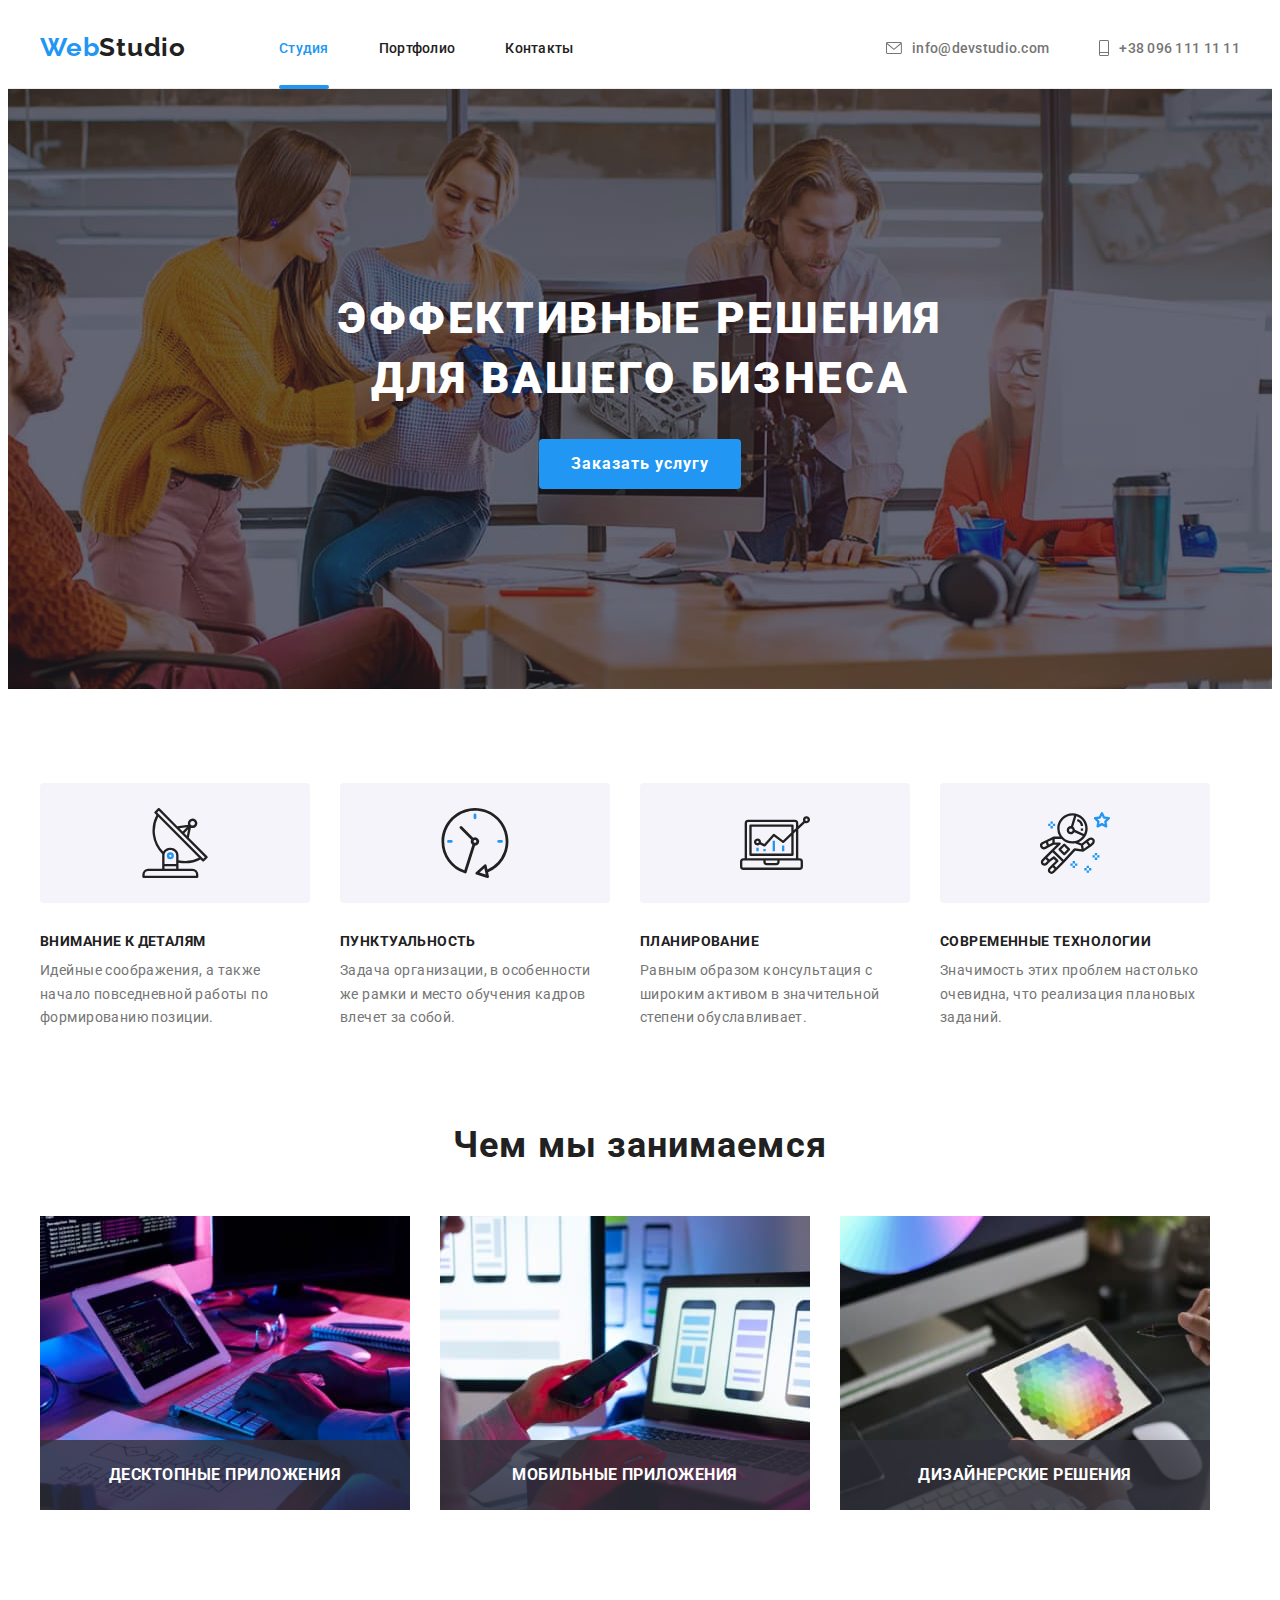
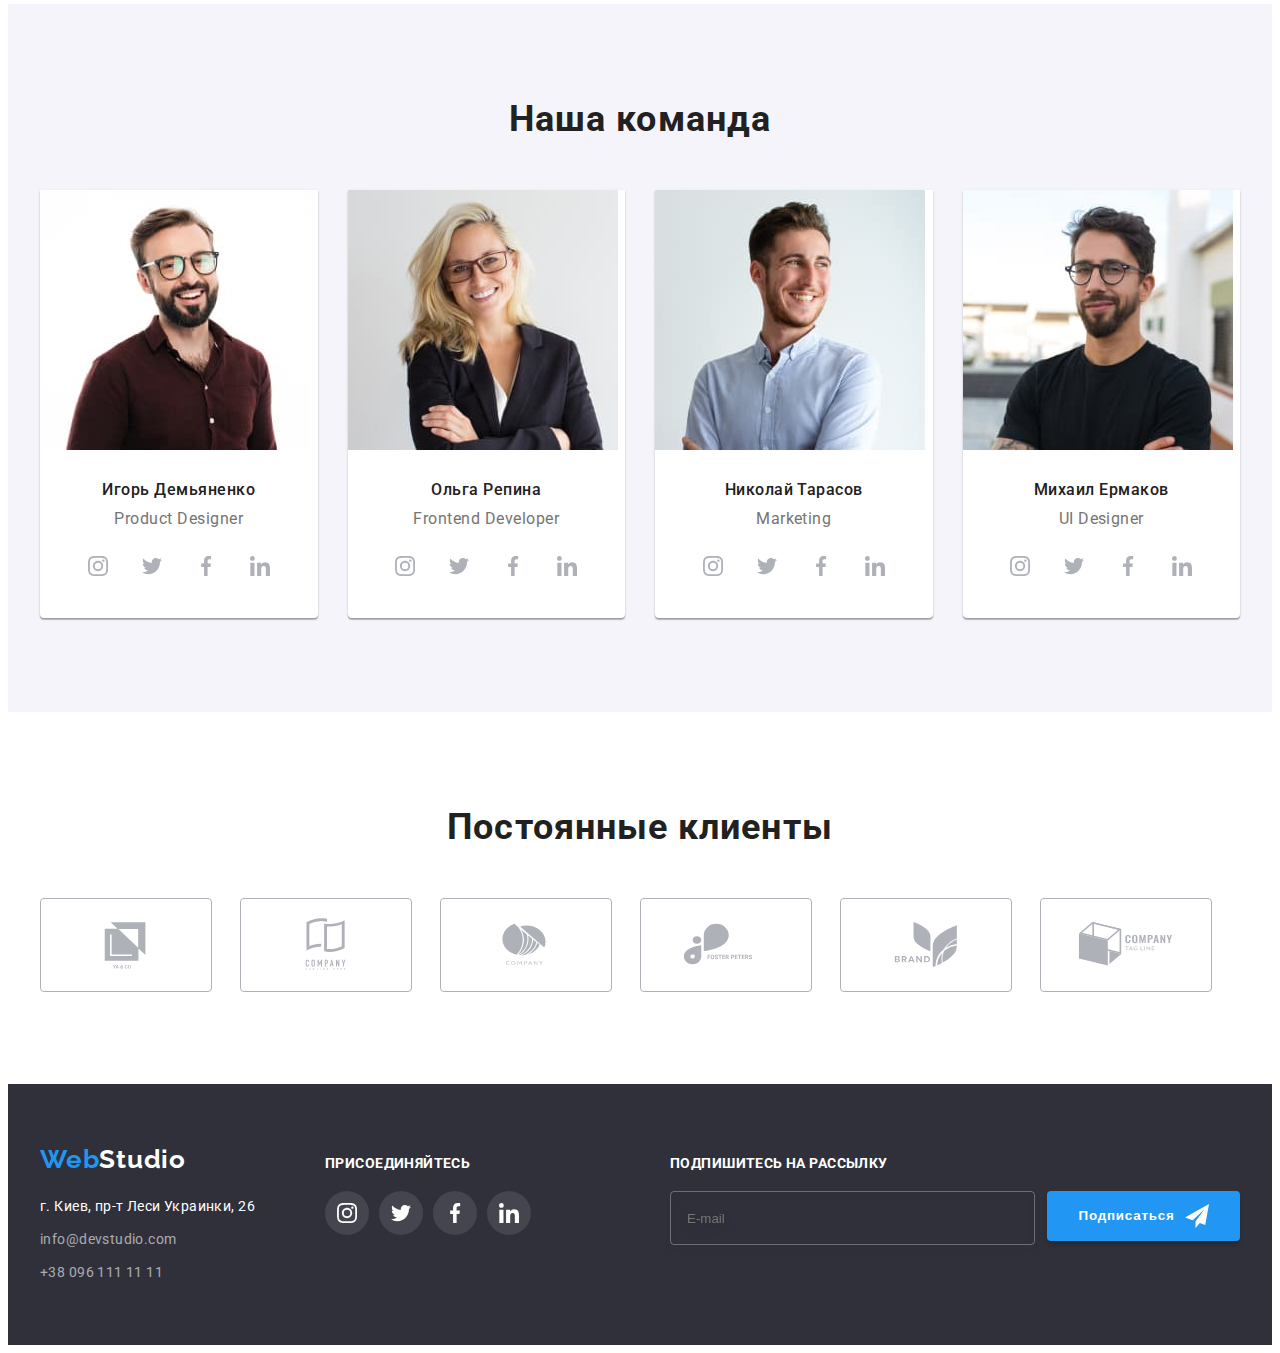
<file: index.html>
<!DOCTYPE html>
<html lang="ru">
  <head>
    <meta charset="UTF-8" />
    <meta http-equiv="X-UA-Compatible" content="IE=edge" />
    <meta name="viewport" content="width=device-width, initial-scale=1.0" />
    <title>Document</title>
    <link rel="preconnect" href="https://fonts.googleapis.com" />
    <link rel="preconnect" href="https://fonts.gstatic.com" crossorigin />
    <link
      href="https://fonts.googleapis.com/css2?family=Raleway:wght@700&family=Roboto:wght@400;500;700;900&display=swap"
      rel="stylesheet"
    />
    <link
      rel="stylesheet"
      href="https://cdnjs.cloudflare.com/ajax/libs/modern-normalize/1.1.0/modern-normalize.min.css"
      integrity="sha512-wpPYUAdjBVSE4KJnH1VR1HeZfpl1ub8YT/NKx4PuQ5NmX2tKuGu6U/JRp5y+Y8XG2tV+wKQpNHVUX03MfMFn9Q=="
      crossorigin="anonymous"
      referrerpolicy="no-referrer"
    />
    <link rel="stylesheet" href="./css/main.min.css" />
  </head>
  <body>
    <header class="header">
      <div class="container header__container">
        <a href="" class="logo"
          >Web<span class="logo--text-header">Studio</span></a
        >
        <nav class="header__navigation">
          <ul class="header__list list">
            <li class="item">
              <a class="header__link nav current" href="./index.html">Студия</a>
            </li>
            <li class="item">
              <a class="header__link nav" href="./portfolio.html">Портфолио</a>
            </li>
            <li class="item">
              <a class="header__link nav" href="">Контакты</a>
            </li>
          </ul>
        </nav>
        <ul class="list header__contacts">
          <li class="item">
            <a class="header__link contact" href="mailto:info@devstudio.com"
              ><svg class="header__icon" style="width: 16px; height: 12px">
                <use href="./images/sprite.svg#icon-letter"></use>
              </svg>
              info@devstudio.com</a
            >
          </li>
          <li class="item">
            <a class="header__link contact" href="tel:+380961111111">
              <svg class="header__icon" style="width: 10px; height: 16px">
                <use href="./images/sprite.svg#icon-phone"></use>
              </svg>
              +38 096 111 11 11</a
            >
          </li>
        </ul>
      </div>
    </header>
    <main>
      <section class="hero section">
        <div class="hero__container">
          <h1 class="hero__title">Эффективные решения для вашего бизнеса</h1>
          <button data-modal-open class="hero__button" type="button">
            Заказать услугу
          </button>
        </div>
      </section>
      <section class="section">
        <div class="container features__container">
          <h2 class="visually-hidden" lang="en">Features</h2>
          <ul class="list features__list">
            <li class="features__item">
              <div class="features__icons">
                <svg class="features__icon">
                  <use href="./images/sprite.svg#icon-antenna"></use>
                </svg>
              </div>
              <h3 class="features__title">Внимание к деталям</h3>
              <p class="features__description">
                Идейные соображения, а также начало повседневной работы по
                формированию позиции.
              </p>
            </li>
            <li class="features__item">
              <div class="features__icons">
                <svg class="features__icon">
                  <use href="./images/sprite.svg#icon-clock"></use>
                </svg>
              </div>
              <h3 class="features__title">Пунктуальность</h3>
              <p class="features__description">
                Задача организации, в особенности же рамки и место обучения
                кадров влечет за собой.
              </p>
            </li>
            <li class="features__item">
              <div class="features__icons">
                <svg class="features__icon">
                  <use href="./images/sprite.svg#icon-diagram"></use>
                </svg>
              </div>
              <h3 class="features__title">Планирование</h3>
              <p class="features__description">
                Равным образом консультация с широким активом в значительной
                степени обуславливает.
              </p>
            </li>
            <li class="features__item">
              <div class="features__icons">
                <svg class="features__icon">
                  <use href="./images/sprite.svg#icon-astronaut"></use>
                </svg>
              </div>
              <h3 class="features__title">Современные технологии</h3>
              <p class="features__description">
                Значимость этих проблем настолько очевидна, что реализация
                плановых заданий.
              </p>
            </li>
          </ul>
        </div>
      </section>
      <section class="presentation section">
        <div class="container">
          <h2 class="presentation__title title-text-second">
            Чем мы занимаемся
          </h2>
          <ul class="list presentation__list">
            <li class="presentation__item">
              <div class="presentation__img-wraper">
                <img
                  src="./images/img1.jpg"
                  alt="программист пишет код"
                  width="370"
                  height="294"
                />
                <div class="presentation__img-description">
                  <p class="presentation__img-title">Десктопные приложения</p>
                </div>
              </div>
            </li>
            <li class="presentation__item">
              <div class="presentation__img-wraper">
                <img
                  src="./images/img2.jpg"
                  alt="создание приложения для смартфона"
                  width="370"
                  height="294"
                />
                <div class="presentation__img-description">
                  <p class="presentation__img-title">Мобильные приложения</p>
                </div>
              </div>
            </li>
            <li class="presentation__item">
              <div class="presentation__img-wraper">
                <img
                  src="./images/img3.jpg"
                  alt="графический дизайн"
                  width="370"
                  height="294"
                />
                <div class="presentation__img-description">
                  <p class="presentation__img-title">Дизайнерские решения</p>
                </div>
              </div>
            </li>
          </ul>
        </div>
      </section>
      <section class="team section">
        <div class="container">
          <h2 class="team__title title-text-second">Наша команда</h2>
          <ul class="team__list list">
            <li class="team__item">
              <img
                src="./images/worker1.jpg"
                alt="Игорь Демьяненко Product Designer"
                width="270"
                height="260"
              />
              <div class="team__description-cart">
                <h3 class="team__employee">Игорь Демьяненко</h3>
                <p class="team__role" lang="en">Product Designer</p>
                <ul class="list social-list">
                  <li class="social-list-item">
                    <a class="social-link" href="">
                      <svg class="social-link-icon">
                        <use href="./images/sprite.svg#icon-instagram"></use>
                      </svg>
                    </a>
                  </li>
                  <li class="social-list-item">
                    <a class="social-link" href="">
                      <svg class="social-link-icon">
                        <use href="./images/sprite.svg#icon-twitter"></use>
                      </svg>
                    </a>
                  </li>
                  <li class="social-list-item">
                    <a class="social-link" href="">
                      <svg class="social-link-icon">
                        <use href="./images/sprite.svg#icon-facebook"></use>
                      </svg>
                    </a>
                  </li>
                  <li class="social-list-item">
                    <a class="social-link" href="">
                      <svg class="social-link-icon">
                        <use href="./images/sprite.svg#icon-linkedin"></use>
                      </svg>
                    </a>
                  </li>
                </ul>
              </div>
            </li>
            <li class="team__item">
              <img
                src="./images/worker2.jpg"
                alt="Ольга Репина Frontend Developer"
                width="270"
                height="260"
              />
              <div class="team__description-cart">
                <h3 class="team__employee">Ольга Репина</h3>
                <p class="team__role" lang="en">Frontend Developer</p>
                <ul class="list social-list">
                  <li class="social-list-item">
                    <a class="social-link" href="">
                      <svg class="social-link-icon">
                        <use href="./images/sprite.svg#icon-instagram"></use>
                      </svg>
                    </a>
                  </li>
                  <li class="social-list-item">
                    <a class="social-link" href="">
                      <svg class="social-link-icon">
                        <use href="./images/sprite.svg#icon-twitter"></use>
                      </svg>
                    </a>
                  </li>
                  <li class="social-list-item">
                    <a class="social-link" href="">
                      <svg class="social-link-icon">
                        <use href="./images/sprite.svg#icon-facebook"></use>
                      </svg>
                    </a>
                  </li>
                  <li class="social-list-item">
                    <a class="social-link" href="">
                      <svg class="social-link-icon">
                        <use href="./images/sprite.svg#icon-linkedin"></use>
                      </svg>
                    </a>
                  </li>
                </ul>
              </div>
            </li>
            <li class="team__item">
              <img
                src="./images/worker3.jpg"
                alt="Николай Тарасов Marketing"
                width="270"
                height="260"
              />
              <div class="team__description-cart">
                <h3 class="team__employee">Николай Тарасов</h3>
                <p class="team__role" lang="en">Marketing</p>
                <ul class="list social-list">
                  <li class="social-list-item">
                    <a class="social-link" href="">
                      <svg class="social-link-icon">
                        <use href="./images/sprite.svg#icon-instagram"></use>
                      </svg>
                    </a>
                  </li>
                  <li class="social-list-item">
                    <a class="social-link" href="">
                      <svg class="social-link-icon">
                        <use href="./images/sprite.svg#icon-twitter"></use>
                      </svg>
                    </a>
                  </li>
                  <li class="social-list-item">
                    <a class="social-link" href="">
                      <svg class="social-link-icon">
                        <use href="./images/sprite.svg#icon-facebook"></use>
                      </svg>
                    </a>
                  </li>
                  <li class="social-list-item">
                    <a class="social-link" href="">
                      <svg class="social-link-icon">
                        <use href="./images/sprite.svg#icon-linkedin"></use>
                      </svg>
                    </a>
                  </li>
                </ul>
              </div>
            </li>
            <li class="team__item">
              <img
                src="./images/worker4.jpg"
                alt="Михаил Ермаков UI Designer"
                width="270"
                height="260"
              />
              <div class="team__description-cart">
                <h3 class="team__employee">Михаил Ермаков</h3>
                <p class="team__role" lang="en">UI Designer</p>
                <ul class="list social-list">
                  <li class="social-list-item">
                    <a class="social-link" href="">
                      <svg class="social-link-icon">
                        <use href="./images/sprite.svg#icon-instagram"></use>
                      </svg>
                    </a>
                  </li>
                  <li class="social-list-item">
                    <a class="social-link" href="">
                      <svg class="social-link-icon">
                        <use href="./images/sprite.svg#icon-twitter"></use>
                      </svg>
                    </a>
                  </li>
                  <li class="social-list-item">
                    <a class="social-link" href="">
                      <svg class="social-link-icon">
                        <use href="./images/sprite.svg#icon-facebook"></use>
                      </svg>
                    </a>
                  </li>
                  <li class="social-list-item">
                    <a class="social-link" href="">
                      <svg class="social-link-icon">
                        <use href="./images/sprite.svg#icon-linkedin"></use>
                      </svg>
                    </a>
                  </li>
                </ul>
              </div>
            </li>
          </ul>
        </div>
      </section>
      <section class="clients section">
        <div class="container">
          <h2 class="title-text-second clients__title">Постоянные клиенты</h2>
          <ul class="list clients__list">
            <li class="clients__item">
              <a class="clients__link" href="">
                <svg class="clients__icon">
                  <use href="./images/sprite.svg#icon-Logo-0"></use>
                </svg>
              </a>
            </li>
            <li class="clients__item">
              <a class="clients__link" href="">
                <svg class="clients__icon">
                  <use href="./images/sprite.svg#icon-Logo-1"></use>
                </svg>
              </a>
            </li>
            <li class="clients__item">
              <a class="clients__link" href="">
                <svg class="clients__icon">
                  <use href="./images/sprite.svg#icon-Logo-2"></use>
                </svg>
              </a>
            </li>
            <li class="clients__item">
              <a class="clients__link" href="">
                <svg class="clients__icon">
                  <use href="./images/sprite.svg#icon-Logo-3"></use>
                </svg>
              </a>
            </li>
            <li class="clients__item">
              <a class="clients__link" href="">
                <svg class="clients__icon">
                  <use href="./images/sprite.svg#icon-Logo-4"></use>
                </svg>
              </a>
            </li>
            <li class="clients__item">
              <a class="clients__link" href="">
                <svg class="clients__icon">
                  <use href="./images/sprite.svg#icon-Logo-5"></use>
                </svg>
              </a>
            </li>
          </ul>
        </div>
      </section>
    </main>
    <footer class="footer">
      <div class="container footer__container">
        <div>
          <a class="logo footer__logo" href="./index.html"
            >Web<span class="logo__text-footer">Studio</span></a
          >
          <address>
            <ul class="list">
              <li class="footer__list-item">
                <a
                  class="footer__address"
                  href="https://goo.gl/maps/Gs2r9fRiEiPHx9m86"
                  >г. Киев, пр-т Леси Украинки, 26</a
                >
              </li>
              <li class="footer__list-item">
                <a
                  class="footer__address footer__address--contacts"
                  href="mailto:info@devstudio.com"
                  >info@devstudio.com</a
                >
              </li>
              <li class="footer__list-item">
                <a
                  class="footer__address footer__address--contacts"
                  href="tel:+380961111111"
                  >+38 096 111 11 11</a
                >
              </li>
            </ul>
          </address>
        </div>
        <div class="footer__social">
          <p class="social__title">присоединяйтесь</p>
          <ul class="social__list list">
            <li class="social__item">
              <a class="social__link" href="">
                <svg class="social__icon">
                  <use href="./images/sprite.svg#icon-instagram"></use>
                </svg>
              </a>
            </li>
            <li class="social__item">
              <a class="social__link" href="">
                <svg class="social__icon">
                  <use href="./images/sprite.svg#icon-twitter"></use>
                </svg>
              </a>
            </li>
            <li class="social__item">
              <a class="social__link" href="">
                <svg class="social__icon">
                  <use href="./images/sprite.svg#icon-facebook"></use>
                </svg>
              </a>
            </li>
            <li class="social__item">
              <a class="social__link" href="">
                <svg class="social__icon">
                  <use href="./images/sprite.svg#icon-linkedin"></use>
                </svg>
              </a>
            </li>
          </ul>
        </div>
        <div class="joining">
          <p class="social__title">Подпишитесь на рассылку</p>
          <div class="joining__wraper">
            <input
              class="joining__input"
              type="email"
              name="email"
              id="email"
              placeholder="E-mail"
            />
            <button class="button" type="submit">
              Подписаться
              <svg class="button--icon">
                <use href="./images/icons.svg#icon-icon-send"></use>
              </svg>
            </button>
          </div>
        </div>
      </div>
    </footer>
    <div data-modal class="backdrop is-hidden">
      <div class="modal">
        <button data-modal-close class="close__btn" type="button">
          <svg class="close-icon">
            <use href="./images/sprite.svg#icon-close"></use>
          </svg>
        </button>
        <div class="reg-section">
          <p class="modal__title">Оставьте свои данные, мы вам перезвоним</p>
          <form class="feedback-form">
            <div class="feedback-form__wraper">
              <label class="modal__label" for="name">Имя </label>
              <span class="input__wrap">
                <input class="input" type="name" id="name" autofocus />
                <svg class="input__icon" width="18" height="18">
                  <use href="./images/icons.svg#icon-person-mod"></use>
                </svg>
              </span>
            </div>

            <div class="feedback-form__wraper">
              <label class="modal__label" for="tel">Телефон</label>
              <span class="input__wrap">
                <input class="input" type="tel" id="tel" />
                <svg class="input__icon" width="18" height="18">
                  <use href="./images/icons.svg#icon-phone-mod"></use>
                </svg>
              </span>
            </div>

            <div class="feedback-form__wraper">
              <label class="modal__label" for="mail">Почта</label>
              <span class="input__wrap">
                <input class="input" type="mail" id="mail" />
                <svg class="input__icon" width="18" height="18">
                  <use href="./images/icons.svg#icon-email-mod"></use>
                </svg>
              </span>
            </div>

            <div class="feedback-form__wraper feedback-form__text">
              <label class="modal__label" for="comment">Комментарий</label>
              <textarea
                class="modal__text"
                name="comment"
                id="comment"
                cols="30"
                rows="10"
                placeholder="Введите текст"
              ></textarea>
            </div>

            <div class="policy">
              <input
                class="checking"
                type="checkbox"
                name="policy"
                id="policy"
              />
              <label class="modal__label-check" for="policy">
                <span class="policy__wrap">
                  <div class="checking__wraper">
                    <svg class="policy__icon check" width="16" height="15">
                      <use href="./images/icons.svg#icon-check"></use>
                    </svg>
                    <svg class="policy__icon checked" width="16" height="15">
                      <use href="./images/icons.svg#icon-checked"></use>
                    </svg>
                  </div>
                  Соглашаюсь с рассылкой и принимаю
                  <a class="policy__link" href="">Условия договора</a>
                </span>
              </label>
            </div>

            <button class="button modal__btn" type="submit">Отправить</button>
          </form>
        </div>
      </div>
    </div>
    <script src="./js/modal.js"></script>
  </body>
</html>
</file>
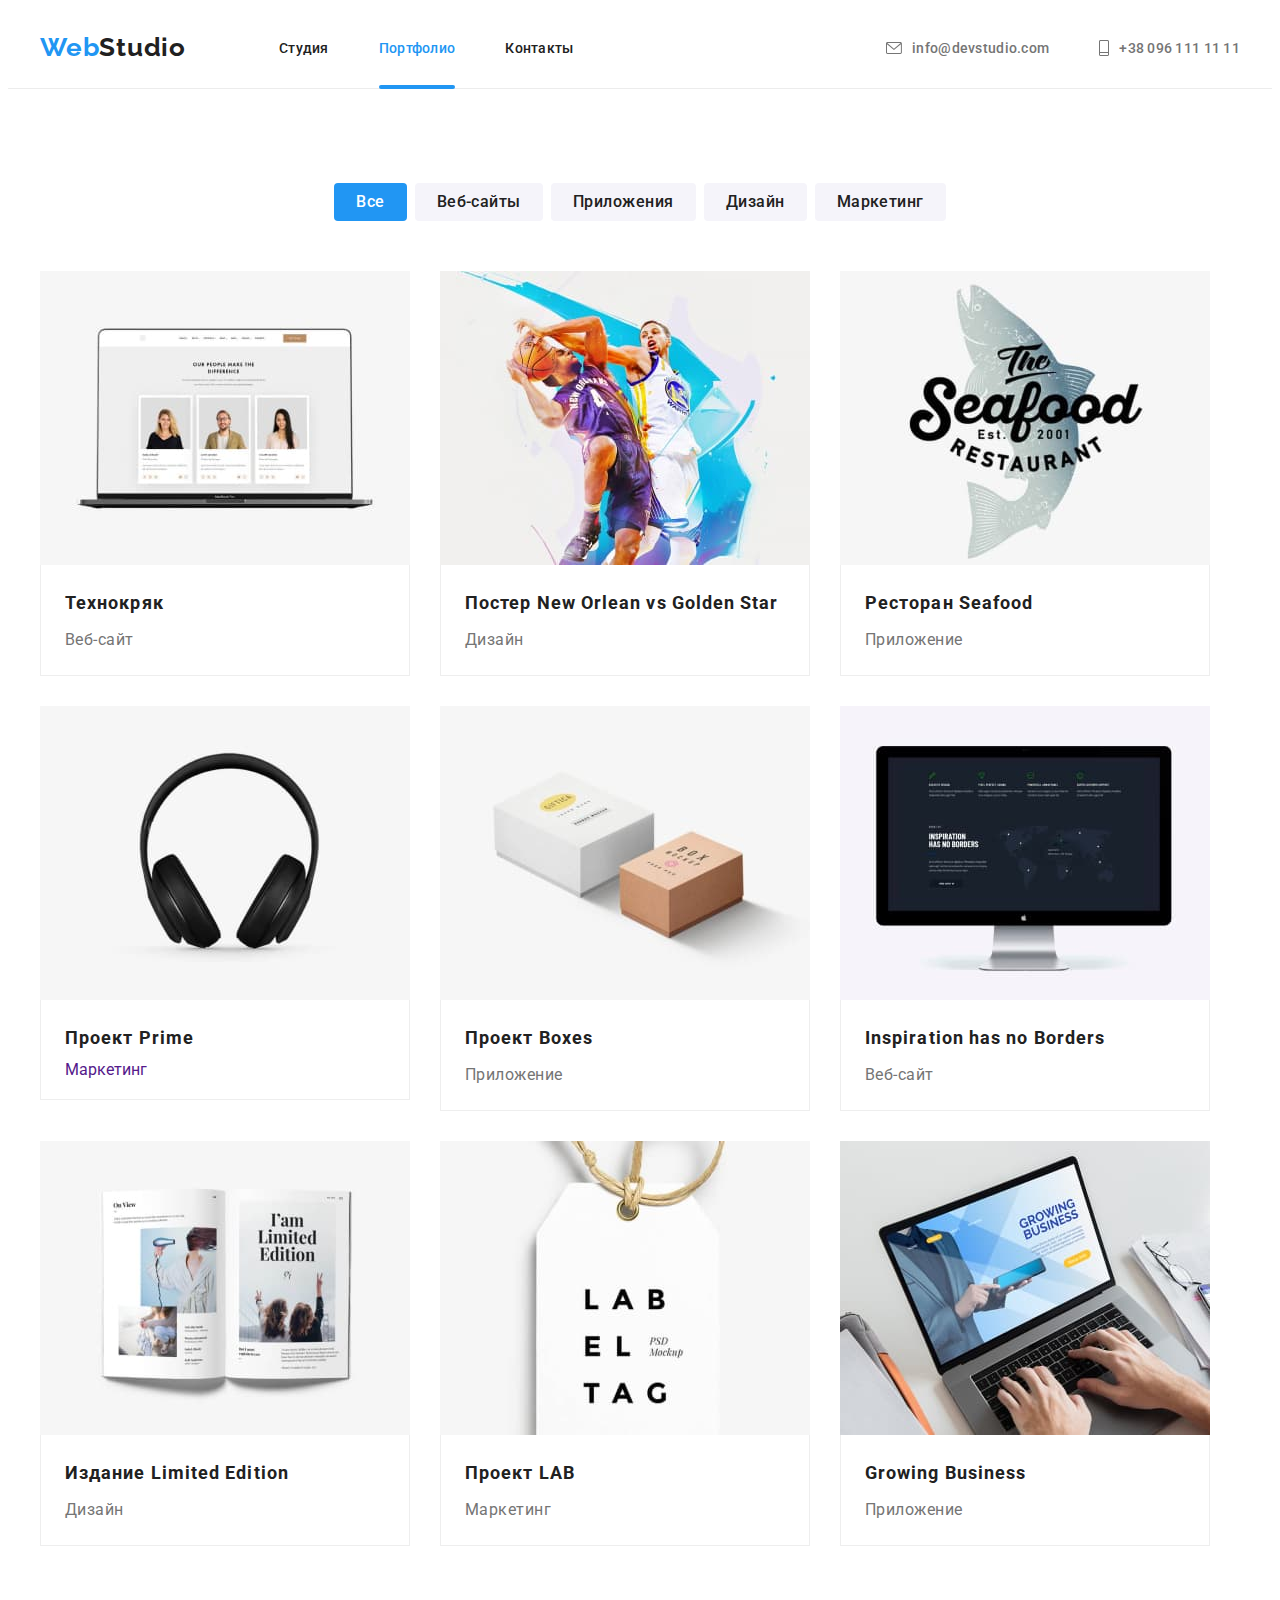
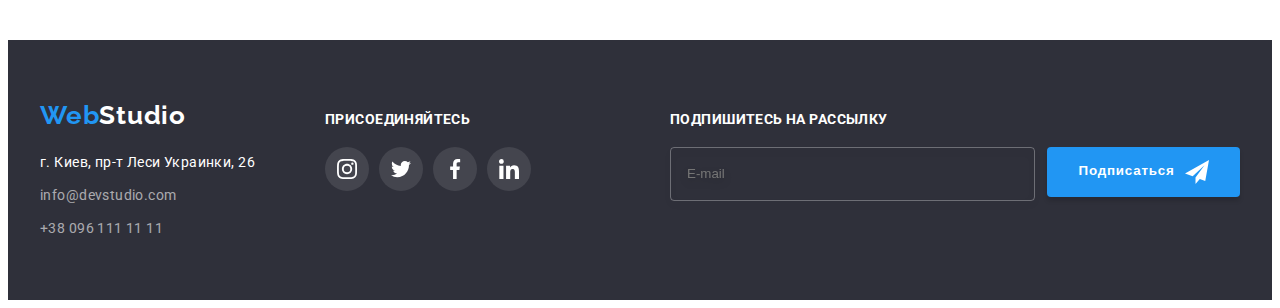
<file: portfolio.html>
<!DOCTYPE html>
<html lang="ru">
  <head>
    <meta charset="UTF-8" />
    <meta http-equiv="X-UA-Compatible" content="IE=edge" />
    <meta name="viewport" content="width=device-width, initial-scale=1.0" />
    <title>Document</title>
    <link rel="preconnect" href="https://fonts.googleapis.com" />
    <link rel="preconnect" href="https://fonts.gstatic.com" crossorigin />
    <link
      href="https://fonts.googleapis.com/css2?family=Raleway:wght@700&family=Roboto:wght@400;500;700;900&display=swap"
      rel="stylesheet"
    />
    <link
      rel="stylesheet"
      href="https://cdnjs.cloudflare.com/ajax/libs/modern-normalize/1.1.0/modern-normalize.min.css"
      integrity="sha512-wpPYUAdjBVSE4KJnH1VR1HeZfpl1ub8YT/NKx4PuQ5NmX2tKuGu6U/JRp5y+Y8XG2tV+wKQpNHVUX03MfMFn9Q=="
      crossorigin="anonymous"
      referrerpolicy="no-referrer"
    />
    <link rel="stylesheet" href="./css/main.css" />
  </head>
  <body>
    <header class="header">
      <div class="container header__container">
        <a href="" class="logo"
          >Web<span class="logo--text-header">Studio</span></a
        >
        <nav class="header__navigation">
          <ul class="header__list list">
            <li class="item">
              <a class="header__link nav" href="./index.html">Студия</a>
            </li>
            <li class="item">
              <a class="header__link nav current" href="./portfolio.html"
                >Портфолио</a
              >
            </li>
            <li class="item">
              <a class="header__link nav" href="">Контакты</a>
            </li>
          </ul>
        </nav>
        <ul class="list header__contacts">
          <li class="item">
            <a class="header__link contact" href="mailto:info@devstudio.com"
              ><svg class="header__icon" style="width: 16px; height: 12px">
                <use href="./images/sprite.svg#icon-letter"></use>
              </svg>
              info@devstudio.com</a
            >
          </li>
          <li class="item">
            <a class="header__link contact" href="tel:+380961111111">
              <svg class="header__icon" style="width: 10px; height: 16px">
                <use href="./images/sprite.svg#icon-phone"></use>
              </svg>
              +38 096 111 11 11</a
            >
          </li>
        </ul>
      </div>
    </header>
    <main>
      <section class="works section">
        <div class="container">
          <h1 class="visually-hidden">Works</h1>
          <ul class="filters__list list">
            <li class="filters__item">
              <button class="filters__btn current-btn" type="button">
                Все
              </button>
            </li>
            <li class="filters__item">
              <button class="filters__btn" type="button">Веб-сайты</button>
            </li>
            <li class="filters__item">
              <button class="filters__btn" type="button">Приложения</button>
            </li>
            <li class="filters__item">
              <button class="filters__btn" type="button">Дизайн</button>
            </li>
            <li class="filters__item">
              <button class="filters__btn" type="button">Маркетинг</button>
            </li>
          </ul>
          <ul class="list works__list">
            <li class="works__item">
              <a class="work__link" href="">
                <div class="img-wraper">
                  <img
                    src="./images/project1.jpg"
                    alt="работа Технокряк"
                    width="370"
                    height="294"
                  />
                  <div class="overlay">
                    <p>
                      Технокряк это современная площадка распространения
                      коронавируса. Компании используют эту платформу для
                      цифрового шпионажа и атак на защищённые сервера
                      конкурентов.
                    </p>
                  </div>
                </div>
                <div class="work__description">
                  <h3 class="work__title">Технокряк</h3>
                  <p class="work__specialization">Веб-сайт</p>
                </div>
              </a>
            </li>
            <li class="works__item">
              <a class="work__link" href="">
                <div class="img-wraper">
                  <img
                    src="./images/project2.jpg"
                    alt="работа Постер New Orlean vs Golden Star"
                    width="370"
                    height="294"
                  />
                  <div class="overlay">
                    <p>
                      Технокряк это современная площадка распространения
                      коронавируса. Компании используют эту платформу для
                      цифрового шпионажа и атак на защищённые сервера
                      конкурентов.
                    </p>
                  </div>
                </div>

                <div class="work__description">
                  <h3 class="work__title">Постер New Orlean vs Golden Star</h3>
                  <p class="work__specialization">Дизайн</p>
                </div>
              </a>
            </li>
            <li class="works__item">
              <a class="work__link" href="">
                <div class="img-wraper">
                  <img
                    src="./images/project3.jpg"
                    alt="работа Ресторан Seafood"
                    width="370"
                    height="294"
                  />
                  <div class="overlay">
                    <p>
                      Технокряк это современная площадка распространения
                      коронавируса. Компании используют эту платформу для
                      цифрового шпионажа и атак на защищённые сервера
                      конкурентов.
                    </p>
                  </div>
                </div>
                <div class="work__description">
                  <h3 class="work__title">Ресторан Seafood</h3>
                  <p class="work__specialization">Приложение</p>
                </div>
              </a>
            </li>
            <li class="works__item">
              <a class="work__link" href="">
                <div class="img-wraper">
                  <img
                    src="./images/project4.jpg"
                    alt="работа Проект Prime"
                    width="370"
                    height="294"
                  />
                  <div class="overlay">
                    <p>
                      Технокряк это современная площадка распространения
                      коронавируса. Компании используют эту платформу для
                      цифрового шпионажа и атак на защищённые сервера
                      конкурентов.
                    </p>
                  </div>
                </div>
                <div class="work__description">
                  <h3 class="work__title">Проект Prime</h3>
                  <p class="">Маркетинг</p>
                </div>
              </a>
            </li>
            <li class="works__item">
              <a class="work__link" href="">
                <div class="img-wraper">
                  <img
                    src="./images/project5.jpg"
                    alt="работа Проект Boxes"
                    width="370"
                    height="294"
                  />
                  <div class="overlay">
                    <p>
                      Технокряк это современная площадка распространения
                      коронавируса. Компании используют эту платформу для
                      цифрового шпионажа и атак на защищённые сервера
                      конкурентов.
                    </p>
                  </div>
                </div>
                <div class="work__description">
                  <h3 class="work__title">Проект Boxes</h3>
                  <p class="work__specialization">Приложение</p>
                </div>
              </a>
            </li>
            <li class="works__item">
              <a class="work__link" href="">
                <div class="img-wraper">
                  <img
                    src="./images/project6.jpg"
                    alt="работа Inspiration has no Borders"
                    width="370"
                    height="294"
                  />
                  <div class="overlay">
                    <p>
                      Технокряк это современная площадка распространения
                      коронавируса. Компании используют эту платформу для
                      цифрового шпионажа и атак на защищённые сервера
                      конкурентов.
                    </p>
                  </div>
                </div>
                <div class="work__description">
                  <h3 class="work__title">Inspiration has no Borders</h3>
                  <p class="work__specialization">Веб-сайт</p>
                </div>
              </a>
            </li>
            <li class="works__item">
              <a class="work__link" href="">
                <div class="img-wraper">
                  <img
                    src="./images/project7.jpg"
                    alt="работа Издание Limited Edition"
                    width="370"
                    height="294"
                  />
                  <div class="overlay">
                    <p>
                      Технокряк это современная площадка распространения
                      коронавируса. Компании используют эту платформу для
                      цифрового шпионажа и атак на защищённые сервера
                      конкурентов.
                    </p>
                  </div>
                </div>
                <div class="work__description">
                  <h3 class="work__title">Издание Limited Edition</h3>
                  <p class="work__specialization">Дизайн</p>
                </div>
              </a>
            </li>
            <li class="works__item">
              <a class="work__link" href="">
                <div class="img-wraper">
                  <img
                    src="./images/project8.jpg"
                    alt="работа Проект LAB"
                    width="370"
                    height="294"
                  />
                  <div class="overlay">
                    <p>
                      Технокряк это современная площадка распространения
                      коронавируса. Компании используют эту платформу для
                      цифрового шпионажа и атак на защищённые сервера
                      конкурентов.
                    </p>
                  </div>
                </div>
                <div class="work__description">
                  <h3 class="work__title">Проект LAB</h3>
                  <p class="work__specialization">Маркетинг</p>
                </div>
              </a>
            </li>
            <li class="works__item">
              <a class="work__link" href="">
                <div class="img-wraper">
                  <img
                    src="./images/project9.jpg"
                    alt="работа Growing Business"
                    width="370"
                    height="294"
                  />
                  <div class="overlay">
                    <p>
                      Технокряк это современная площадка распространения
                      коронавируса. Компании используют эту платформу для
                      цифрового шпионажа и атак на защищённые сервера
                      конкурентов.
                    </p>
                  </div>
                </div>
                <div class="work__description">
                  <h3 class="work__title">Growing Business</h3>
                  <p class="work__specialization">Приложение</p>
                </div>
              </a>
            </li>
          </ul>
        </div>
      </section>
    </main>
    <footer class="footer">
      <div class="container footer__container">
        <div>
          <a class="logo footer__logo" href="./index.html"
            >Web<span class="logo__text-footer">Studio</span></a
          >
          <address>
            <ul class="list">
              <li class="footer__list-item">
                <a
                  class="footer__address"
                  href="https://goo.gl/maps/Gs2r9fRiEiPHx9m86"
                  >г. Киев, пр-т Леси Украинки, 26</a
                >
              </li>
              <li class="footer__list-item">
                <a
                  class="footer__address footer__address--contacts"
                  href="mailto:info@devstudio.com"
                  >info@devstudio.com</a
                >
              </li>
              <li class="footer__list-item">
                <a
                  class="footer__address footer__address--contacts"
                  href="tel:+380961111111"
                  >+38 096 111 11 11</a
                >
              </li>
            </ul>
          </address>
        </div>
        <div class="footer__social">
          <p class="social__title">присоединяйтесь</p>
          <ul class="social__list list">
            <li class="social__item">
              <a class="social__link" href="">
                <svg class="social__icon">
                  <use href="./images/sprite.svg#icon-instagram"></use>
                </svg>
              </a>
            </li>
            <li class="social__item">
              <a class="social__link" href="">
                <svg class="social__icon">
                  <use href="./images/sprite.svg#icon-twitter"></use>
                </svg>
              </a>
            </li>
            <li class="social__item">
              <a class="social__link" href="">
                <svg class="social__icon">
                  <use href="./images/sprite.svg#icon-facebook"></use>
                </svg>
              </a>
            </li>
            <li class="social__item">
              <a class="social__link" href="">
                <svg class="social__icon">
                  <use href="./images/sprite.svg#icon-linkedin"></use>
                </svg>
              </a>
            </li>
          </ul>
        </div>
        <div class="joining">
          <p class="social__title">Подпишитесь на рассылку</p>
          <div class="joining__wraper">
            <input
              class="joining__input"
              type="email"
              name="email"
              id="email"
              placeholder="E-mail"
            />
            <button class="button" type="submit">
              Подписаться
              <svg class="button--icon">
                <use href="./images/icons.svg#icon-icon-send"></use>
              </svg>
            </button>
          </div>
        </div>
      </div>
    </footer>
  </body>
</html>
</file>
<file: css/main.css>
:root {
  --text-color-major-white: #ffffff;
  --text-color-major-dark: #212121;
  --text-color-grey: #757575;
  --accent-color: #2196f3;
  --logo-color-blue: #2196f3;
  --bg-black-color: #2f303a;
  --bg-pepel-color: #f5f4fa;
  --transparent-grey-color: rgba(255, 255, 255, 0.6);
  --button-blue-color: #188ce8;
}

p,
h1,
h2,
h3,
h4,
h5,
h6 {
  margin: 0;
}

ul {
  margin: 0;
  padding: 0;
}

a {
  text-decoration: none;
}

img {
  display: block;
  max-width: 100%;
  height: auto;
}

body {
  font-family: "Roboto", sans-serif;
  background-color: var(--text-color-major-white);
}

.list {
  list-style: none;
}

.container {
  width: 1200px;
  padding-left: 15px;
  padding-right: 15px;
  margin: 0 auto;
}

.section {
  padding-top: 94px;
  padding-bottom: 94px;
}

.visually-hidden {
  position: absolute;
  white-space: nowrap;
  width: 1px;
  height: 1px;
  overflow: hidden;
  border: 0;
  padding: 0;
  clip: rect(0 0 0 0);
  clip-path: inset(50%);
  margin: -1px;
}

.title-text-second {
  font-weight: 700;
  font-size: 36px;
  line-height: calc(42 / 36);
  text-align: center;
  letter-spacing: 0.03em;
  color: var(--text-color-major-dark);
}

.header__list {
  display: flex;
}

.header__container {
  display: flex;
  align-items: center;
}

.header__contacts {
  display: flex;
  margin-left: auto;
}

.header {
  border-bottom: 1px solid #ececec;
}

.logo {
  font-family: "Raleway", sans-serif;
  font-weight: bold;
  font-size: 26px;
  line-height: calc(31 / 26);
  letter-spacing: 0.03em;
  color: var(--accent-color);
  padding-top: 24px;
  padding-bottom: 25px;
}

.logo--text-header {
  color: var(--text-color-major-dark);
}

.header__navigation {
  margin-left: 93px;
}

.header__link {
  display: block;
  font-weight: 500;
  font-size: 14px;
  line-height: calc(16 / 14);
  letter-spacing: 0.02em;
  padding-top: 32px;
  padding-bottom: 32px;
  margin: 0;
  fill: var(--text-color-grey);
  transition-property: fill, color;
  transition-duration: 250ms;
  transition-timing-function: cubic-bezier(0.4, 0, 0.2, 1);
}

.header__link:hover, .header__link:focus {
  color: var(--accent-color);
  fill: var(--accent-color);
}

.item:not(:first-child) {
  margin-left: 50px;
}

.nav {
  position: relative;
  color: var(--text-color-major-dark);
}

.current {
  color: var(--accent-color);
}

.current::after {
  content: "";
  width: 100%;
  height: 4px;
  border-radius: 2px;
  background-color: var(--accent-color);
  position: absolute;
  bottom: -1px;
  left: 0;
}

.contact {
  display: flex;
  align-items: center;
  color: var(--text-color-grey);
}

.header__icon {
  margin-right: 10px;
  object-fit: cover;
}

.hero {
  background-color: var(--bg-black-color);
  background-image: linear-gradient(to right, rgba(47, 48, 58, 0.4), rgba(47, 48, 58, 0.4)), url(../images/hero-img.jpg);
  background-repeat: no-repeat;
  background-position: center;
  background-size: cover;
  max-width: 1600px;
  margin: 0 auto;
  padding: 200px 0px;
  text-align: center;
}

.hero__container {
  width: 1200px;
  padding-left: 15px;
  padding-right: 15px;
  margin: 0 auto;
}

.hero__title {
  font-weight: 900;
  font-size: 44px;
  line-height: 1.36;
  text-align: center;
  letter-spacing: 0.06em;
  text-transform: uppercase;
  color: var(--text-color-major-white);
  width: 696px;
  margin: 0px auto 30px auto;
}

.hero__button {
  font-family: inherit;
  font-weight: 700;
  font-size: 16px;
  line-height: 1.87;
  text-align: center;
  letter-spacing: 0.06em;
  color: var(--text-color-major-white);
  background-color: var(--accent-color);
  cursor: pointer;
  border: 0;
  border-radius: 4px;
  padding: 10px 32px;
  transition-property: background-color;
  transition-duration: 250ms;
  transition-timing-function: cubic-bezier(0.4, 0, 0.2, 1);
}

.hero__button:hover, .hero__button:focus {
  background-color: var(--button-blue-color);
}

.features__container {
  padding-top: 0;
}

.features__list {
  display: flex;
}

.features__icons {
  display: flex;
  margin-bottom: 30px;
  align-items: center;
  justify-content: center;
  background-color: #f5f4fa;
  border-radius: 4px;
  height: 120px;
}

.features__icon {
  width: 70px;
  height: 70px;
}

.features__item {
  width: 270px;
}

.features__item + .features__item {
  margin-left: 30px;
}

.features__title {
  font-weight: 700;
  font-size: 14px;
  line-height: calc(16 / 14);
  letter-spacing: 0.03em;
  text-transform: uppercase;
  color: var(--text-color-major-dark);
  margin-bottom: 10px;
}

.features__description {
  font-size: 14px;
  line-height: 1.71;
  letter-spacing: 0.03em;
  color: var(--text-color-grey);
}

.presentation {
  padding-top: 0;
}

.presentation__title {
  margin-bottom: 50px;
}

.presentation__list {
  display: flex;
}

.presentation__item + .presentation__item {
  margin-left: 30px;
}

.presentation__img-wraper {
  position: relative;
}

.presentation__img-title {
  font-weight: 700;
  line-height: calc(16 / 14);
  text-align: center;
  letter-spacing: 0.03em;
  text-transform: uppercase;
  color: #ffffff;
}

.presentation__img-description {
  display: flex;
  justify-content: center;
  align-items: center;
  position: absolute;
  width: 100%;
  height: 70px;
  bottom: 0;
  background-color: rgba(47, 48, 58, 0.8);
  overflow: hidden;
}

.team {
  background-color: var(--bg-pepel-color);
}

.team__title {
  margin-bottom: 50px;
}

.team__list {
  display: flex;
}

.team__item {
  background-color: var(--text-color-major-white);
  width: calc(100% / 4);
  margin-left: 30px;
  border-radius: 0px 0px 4px 4px;
  box-shadow: 0px 1px 3px rgba(0, 0, 0, 0.12), 0px 1px 1px rgba(0, 0, 0, 0.14), 0px 2px 1px rgba(0, 0, 0, 0.2);
}

.team__item:first-child {
  margin-left: 0;
}

.team__employee {
  font-weight: 500;
  font-size: 16px;
  line-height: calc(19 / 16);
  text-align: center;
  letter-spacing: 0.03em;
  color: var(--text-color-major-dark);
  margin-bottom: 10px;
}

.team__role {
  font-size: 16px;
  line-height: calc(19 / 16);
  text-align: center;
  letter-spacing: 0.03em;
  color: var(--text-color-grey);
  margin-bottom: 16px;
}

.team__description-cart {
  padding: 30px 32px;
}

.social-list {
  display: flex;
  justify-content: center;
}

.social-list-item {
  height: 44px;
  width: 44px;
}

.social-list-item + .social-list-item {
  margin-left: 10px;
}

.social-link {
  display: flex;
  align-items: center;
  justify-content: center;
  height: 100%;
  width: 100%;
  cursor: pointer;
  border-radius: 50%;
  fill: #afb1b8;
  transition-property: fill, background-color;
  transition-duration: 250ms;
  transition-timing-function: cubic-bezier(0.4, 0, 0.2, 1);
}

.social-link:hover, .social-link:focus {
  fill: #ffffff;
  background-color: var(--accent-color);
}

.social-link-icon {
  width: 20px;
  height: 20px;
}

.clients__title {
  margin-bottom: 50px;
}

.clients__list {
  display: flex;
}

.clients__item {
  width: 170px;
  height: 92px;
}

.clients__item + .clients__item {
  margin-left: 30px;
}

.clients__icon {
  width: 106px;
  height: 60px;
  fill: currentColor;
}

.clients__link {
  width: 100%;
  height: 100%;
  display: flex;
  justify-content: center;
  align-items: center;
  border: 1px solid #afb1b8;
  border-radius: 4px;
  color: #afb1b8;
  transition-property: color, border-color;
  transition-duration: 250ms;
  transition-timing-function: cubic-bezier(0.4, 0, 0.2, 1);
}

.clients__link:hover, .clients__link:focus {
  border-color: var(--accent-color);
  color: var(--accent-color);
}

.footer {
  background-color: var(--bg-black-color);
  padding-top: 60px;
  padding-bottom: 60px;
}

.footer__logo {
  display: block;
  margin-right: 0;
  margin-bottom: 20px;
  padding: 0;
}

.logo__text-footer {
  color: var(--text-color-major-white);
}

.footer__list-item {
  margin-bottom: 9px;
}

.footer__list-item:last-child {
  margin-bottom: 0;
}

.footer__address {
  font-style: normal;
  font-weight: 400;
  font-size: 14px;
  line-height: 1.71;
  letter-spacing: 0.03em;
  color: var(--text-color-major-white);
  margin-top: 9px;
  transition-property: color;
  transition-duration: 250ms;
  transition-timing-function: cubic-bezier(0.4, 0, 0.2, 1);
}

.footer__address:hover, .footer__address:focus {
  color: var(--accent-color);
}

.footer__address--contacts {
  color: var(--transparent-grey-color);
}

.footer__container {
  display: flex;
  align-items: baseline;
}

.footer__social {
  margin-left: 70px;
}

.social__title {
  font-weight: 700;
  font-size: 14px;
  line-height: calc(16 / 14);
  letter-spacing: 0.03em;
  text-transform: uppercase;
  color: var(--text-color-major-white);
  margin-bottom: 20px;
}

.social__list {
  display: flex;
}

.social__item {
  height: 44px;
  width: 44px;
}

.social__item + .social__item {
  margin-left: 10px;
}

.social__link {
  width: 100%;
  height: 100%;
  background-color: rgba(255, 255, 255, 0.1);
  border-radius: 50%;
  display: flex;
  align-items: center;
  justify-content: center;
  transition-property: background-color;
  transition-duration: 250ms;
  transition-timing-function: cubic-bezier(0.4, 0, 0.2, 1);
}

.social__link:hover, .social__link:focus {
  background-color: var(--accent-color);
}

.social__icon {
  widows: 20px;
  height: 20px;
  fill: #ffffff;
}

.joining {
  margin-left: auto;
}

.joining__wraper {
  display: flex;
  height: 50px;
  width: 570px;
}

.joining__input {
  background-color: inherit;
  border: 1px solid rgba(255, 255, 255, 0.3);
  border-radius: 4px;
  filter: drop-shadow(0px 4px 4px rgba(0, 0, 0, 0.15));
  margin-right: 12px;
  height: 50px;
  width: 358px;
  padding-left: 16px;
  color: var(--text-color-grey);
  transition-property: border-color;
  transition-duration: 250ms;
  transition-timing-function: cubic-bezier(0.4, 0, 0.2, 1);
  outline: none;
}

.joining__input:focus {
  border-color: var(--accent-color);
}

.button {
  color: var(--text-color-major-white);
  font-weight: 700;
  line-height: calc(30 / 16);
  box-shadow: 0px 4px 4px rgba(0, 0, 0, 0.15);
  border-radius: 4px;
  background-color: var(--accent-color);
  width: 200px;
  height: 50px;
  padding: 0;
  border: 0;
  letter-spacing: 0.06em;
  display: flex;
  align-items: center;
  justify-content: center;
  cursor: pointer;
  transition-property: background-color;
  transition-duration: 250ms;
  transition-timing-function: cubic-bezier(0.4, 0, 0.2, 1);
}

.button:hover, .button:focus {
  background-color: var(--button-blue-color);
}

.button--icon {
  width: 24px;
  height: 24px;
  fill: var(--text-color-major-white);
  margin-left: 10px;
}

.backdrop {
  width: 100vw;
  height: 100vh;
  position: fixed;
  top: 0;
  background-color: rgba(0, 0, 0, 0.2);
  transition: opacity 250ms, visibility 250ms;
}

.modal {
  width: 528px;
  height: 581px;
  background-color: var(--text-color-major-white);
  border-radius: 4px;
  box-shadow: 0px 1px 3px rgba(0, 0, 0, 0.12), 0px 1px 1px rgba(0, 0, 0, 0.14), 0px 2px 1px rgba(0, 0, 0, 0.2);
  position: absolute;
  top: 50%;
  left: 50%;
  transform: translate(-50%, -50%) scale(1);
  transition: transform 1250ms;
  padding: 40px 39px 40px 41px;
}

.backdrop.is-hidden .modal {
  transform: rotate(180deg) scale(3);
}

.modal__title {
  font-weight: 700;
  font-size: 20px;
  line-height: calc(23 / 20);
  text-align: center;
  letter-spacing: 0.03em;
  color: var(--text-color-major-dark);
  text-align: center;
  margin-bottom: 12px;
}

.close__btn {
  width: 30px;
  height: 30px;
  border-radius: 50%;
  background-color: var(--text-color-major-white);
  border: 1px solid rgba(0, 0, 0, 0.1);
  display: flex;
  align-items: center;
  position: absolute;
  top: 8px;
  right: 8px;
  outline: none;
  transition-property: border-color;
  transition-duration: 250ms;
  transition-timing-function: cubic-bezier(0.4, 0, 0.2, 1);
}

.close__btn:hover .close-icon,
.close__btn:focus .close-icon, .close__btn:hover, .close__btn:focus {
  border-color: var(--accent-color);
  fill: var(--accent-color);
}

.close-icon {
  width: 18px;
  height: 18px;
  fill: #000000;
  cursor: pointer;
  transition-property: fill;
  transition-duration: 250ms;
  transition-timing-function: cubic-bezier(0.4, 0, 0.2, 1);
}

.modal__label {
  display: block;
  font-size: 12px;
  line-height: calc(14 / 12);
  letter-spacing: 0.01em;
  color: var(--text-color-grey);
  margin-bottom: 4px;
}

.feedback-form__wraper {
  margin-bottom: 10px;
}

.input__wrap {
  position: relative;
  display: block;
}

.input {
  width: 100%;
  height: 40px;
  padding-left: 40px;
  border: 1px solid rgba(33, 33, 33, 0.2);
  border-radius: 4px;
  outline: none;
  transition-property: border-color;
  transition-duration: 250ms;
  transition-timing-function: cubic-bezier(0.4, 0, 0.2, 1);
}

.input:focus {
  border-color: var(--logo-color-blue);
}

.input__icon {
  position: absolute;
  display: flex;
  left: 15px;
  top: 50%;
  transform: translateY(-50%);
  transition-property: fill;
  transition-duration: 250ms;
  transition-timing-function: cubic-bezier(0.4, 0, 0.2, 1);
}

.input:focus + .input__icon {
  fill: var(--logo-color-blue);
}

.feedback-form__text {
  margin-bottom: 20px;
}

.modal__text {
  font-size: 14px;
  line-height: calc(14 / 16);
  letter-spacing: 0.01em;
  padding: 12px 16px;
  width: 100%;
  height: 120px;
  resize: none;
  border: 1px solid rgba(33, 33, 33, 0.2);
  box-sizing: border-box;
  border-radius: 4px;
  outline: none;
}

.modal__text:focus {
  border-color: var(--accent-color);
}

.modal__label-check {
  font-size: 14px;
  line-height: 1.71;
  letter-spacing: 0.03em;
}

.policy {
  display: flex;
  justify-content: center;
  align-items: center;
  padding-left: 10px;
  margin-bottom: 30px;
}

.policy__wrap {
  display: flex;
  align-items: center;
  font-size: 14px;
  line-height: 1.71;
  letter-spacing: 0.03em;
  color: #757575;
}

.checking__wraper {
  position: relative;
}

.policy__icon {
  position: absolute;
  top: 50%;
  left: -25px;
  transform: translateY(-50%);
  border: 1px solid transparent;
  border-radius: 2px;
  box-sizing: border-box;
}

.checking:checked + .modal__label-check .checking__wraper .policy__icon {
  border: none;
}

.checking:focus + .modal__label-check .checking__wraper .policy__icon {
  border-color: var(--accent-color);
}

.checking {
  margin-right: 10.1px;
  outline: none;
}

.checked {
  opacity: 0;
  transition-property: opacity;
  transition-duration: 250ms;
  transition-timing-function: cubic-bezier(0.4, 0, 0.2, 1);
}

.checking:checked + .modal__label-check .checking__wraper .checked {
  opacity: 1;
}

.policy__link {
  color: var(--accent-color);
  text-decoration: underline;
  margin-left: 5px;
}

.is-hidden {
  opacity: 0;
  visibility: hidden;
  pointer-events: none;
}

.modal__btn {
  margin: 0 auto;
}

.filters__list {
  display: flex;
  justify-content: center;
  margin-bottom: 50px;
}

.filters__item + .filters__item {
  margin-left: 8px;
}

.filters__btn {
  font-family: "Roboto", sans-serif;
  font-weight: 500;
  font-size: 16px;
  line-height: 1.62;
  text-align: center;
  letter-spacing: 0.03em;
  color: var(--text-color-major-dark);
  background-color: var(--bg-pepel-color);
  cursor: pointer;
  border: 0;
  border-radius: 4px;
  padding: 6px 22px;
  transition-property: box-shadow, color, background-color;
  transition-duration: 250ms;
  transition-timing-function: cubic-bezier(0.4, 0, 0.2, 1);
}

.filters__btn:hover, .filters__btn:focus {
  color: var(--text-color-major-white);
  background-color: var(--accent-color);
  box-shadow: 0px 3px 1px rgba(0, 0, 0, 0.1), 0px 1px 2px rgba(0, 0, 0, 0.08), 0px 2px 2px rgba(0, 0, 0, 0.12);
}

.current-btn {
  background-color: var(--logo-color-blue);
  color: var(--text-color-major-white);
}

.works__list {
  display: flex;
  flex-wrap: wrap;
  margin-top: -30px;
}

.works__item {
  margin-left: 30px;
  margin-top: 30px;
}

.works__item:nth-child(3n + 1) {
  margin-left: 0;
}

.work__description {
  padding: 20px 24px;
  border: 1px solid #eeeeee;
  border-top: 0px;
}

.work__title {
  font-weight: 700;
  font-size: 18px;
  line-height: 2;
  letter-spacing: 0.06em;
  color: var(--text-color-major-dark);
  margin-bottom: 4px;
}

.work__specialization {
  font-size: 16px;
  line-height: 1.87;
  letter-spacing: 0.03em;
  color: var(--text-color-grey);
}

.work__link {
  display: block;
  transition-property: box-shadow, transform;
  transition-duration: 250ms;
  transition-timing-function: cubic-bezier(0.4, 0, 0.2, 1);
}

.work__link:hover, .work__link:focus {
  box-shadow: 0px 1px 1px rgba(0, 0, 0, 0.12), 0px 4px 4px rgba(0, 0, 0, 0.06), 1px 4px 6px rgba(0, 0, 0, 0.16);
}

.work__link:hover .overlay,
.work__link:focus .overlay {
  transform: translateY(0);
}

.img-wraper {
  position: relative;
  overflow: hidden;
}

.overlay {
  position: absolute;
  background-color: rgba(33, 150, 243, 0.9);
  width: 100%;
  height: 100%;
  top: 0;
  left: 0;
  padding: 63px 24px;
  transform: translateY(101%);
  transition-property: transform;
  transition-duration: 250ms;
  transition-timing-function: cubic-bezier(0.4, 0, 0.2, 1);
}

.overlay p {
  line-height: 1.56;
  letter-spacing: 0.03em;
  color: var(--text-color-major-white);
}
/*# sourceMappingURL=main.css.map */
</file>
<file: css/main.min.css>
:root{--text-color-major-white: #ffffff;--text-color-major-dark: #212121;--text-color-grey: #757575;--accent-color: #2196f3;--logo-color-blue: #2196f3;--bg-black-color: #2f303a;--bg-pepel-color: #f5f4fa;--transparent-grey-color: rgba(255, 255, 255, 0.6);--button-blue-color: #188ce8}p,h1,h2,h3,h4,h5,h6{margin:0}ul{margin:0;padding:0}a{text-decoration:none}img{display:block;max-width:100%;height:auto}body{font-family:"Roboto", sans-serif;background-color:var(--text-color-major-white)}.list{list-style:none}.container{width:1200px;padding-left:15px;padding-right:15px;margin:0 auto}.section{padding-top:94px;padding-bottom:94px}.visually-hidden{position:absolute;white-space:nowrap;width:1px;height:1px;overflow:hidden;border:0;padding:0;clip:rect(0 0 0 0);clip-path:inset(50%);margin:-1px}.title-text-second{font-weight:700;font-size:36px;line-height:calc(42 / 36);text-align:center;letter-spacing:0.03em;color:var(--text-color-major-dark)}.header__list{display:flex}.header__container{display:flex;align-items:center}.header__contacts{display:flex;margin-left:auto}.header{border-bottom:1px solid #ececec}.logo{font-family:"Raleway", sans-serif;font-weight:bold;font-size:26px;line-height:calc(31 / 26);letter-spacing:0.03em;color:var(--accent-color);padding-top:24px;padding-bottom:25px}.logo--text-header{color:var(--text-color-major-dark)}.header__navigation{margin-left:93px}.header__link{display:block;font-weight:500;font-size:14px;line-height:calc(16 / 14);letter-spacing:0.02em;padding-top:32px;padding-bottom:32px;margin:0;fill:var(--text-color-grey);transition-property:fill, color;transition-duration:250ms;transition-timing-function:cubic-bezier(0.4, 0, 0.2, 1)}.header__link:hover,.header__link:focus{color:var(--accent-color);fill:var(--accent-color)}.item:not(:first-child){margin-left:50px}.nav{position:relative;color:var(--text-color-major-dark)}.current{color:var(--accent-color)}.current::after{content:"";width:100%;height:4px;border-radius:2px;background-color:var(--accent-color);position:absolute;bottom:-1px;left:0}.contact{display:flex;align-items:center;color:var(--text-color-grey)}.header__icon{margin-right:10px;object-fit:cover}.hero{background-color:var(--bg-black-color);background-image:linear-gradient(to right, rgba(47,48,58,0.4), rgba(47,48,58,0.4)),url(../images/hero-img.jpg);background-repeat:no-repeat;background-position:center;background-size:cover;max-width:1600px;margin:0 auto;padding:200px 0px;text-align:center}.hero__container{width:1200px;padding-left:15px;padding-right:15px;margin:0 auto}.hero__title{font-weight:900;font-size:44px;line-height:1.36;text-align:center;letter-spacing:0.06em;text-transform:uppercase;color:var(--text-color-major-white);width:696px;margin:0px auto 30px auto}.hero__button{font-family:inherit;font-weight:700;font-size:16px;line-height:1.87;text-align:center;letter-spacing:0.06em;color:var(--text-color-major-white);background-color:var(--accent-color);cursor:pointer;border:0;border-radius:4px;padding:10px 32px;transition-property:background-color;transition-duration:250ms;transition-timing-function:cubic-bezier(0.4, 0, 0.2, 1)}.hero__button:hover,.hero__button:focus{background-color:var(--button-blue-color)}.features__container{padding-top:0}.features__list{display:flex}.features__icons{display:flex;margin-bottom:30px;align-items:center;justify-content:center;background-color:#f5f4fa;border-radius:4px;height:120px}.features__icon{width:70px;height:70px}.features__item{width:270px}.features__item+.features__item{margin-left:30px}.features__title{font-weight:700;font-size:14px;line-height:calc(16 / 14);letter-spacing:0.03em;text-transform:uppercase;color:var(--text-color-major-dark);margin-bottom:10px}.features__description{font-size:14px;line-height:1.71;letter-spacing:0.03em;color:var(--text-color-grey)}.presentation{padding-top:0}.presentation__title{margin-bottom:50px}.presentation__list{display:flex}.presentation__item+.presentation__item{margin-left:30px}.presentation__img-wraper{position:relative}.presentation__img-title{font-weight:700;line-height:calc(16 / 14);text-align:center;letter-spacing:0.03em;text-transform:uppercase;color:#ffffff}.presentation__img-description{display:flex;justify-content:center;align-items:center;position:absolute;width:100%;height:70px;bottom:0;background-color:rgba(47,48,58,0.8);overflow:hidden}.team{background-color:var(--bg-pepel-color)}.team__title{margin-bottom:50px}.team__list{display:flex}.team__item{background-color:var(--text-color-major-white);width:calc(100% / 4);margin-left:30px;border-radius:0px 0px 4px 4px;box-shadow:0px 1px 3px rgba(0,0,0,0.12),0px 1px 1px rgba(0,0,0,0.14),0px 2px 1px rgba(0,0,0,0.2)}.team__item:first-child{margin-left:0}.team__employee{font-weight:500;font-size:16px;line-height:calc(19 / 16);text-align:center;letter-spacing:0.03em;color:var(--text-color-major-dark);margin-bottom:10px}.team__role{font-size:16px;line-height:calc(19 / 16);text-align:center;letter-spacing:0.03em;color:var(--text-color-grey);margin-bottom:16px}.team__description-cart{padding:30px 32px}.social-list{display:flex;justify-content:center}.social-list-item{height:44px;width:44px}.social-list-item+.social-list-item{margin-left:10px}.social-link{display:flex;align-items:center;justify-content:center;height:100%;width:100%;cursor:pointer;border-radius:50%;fill:#afb1b8;transition-property:fill, background-color;transition-duration:250ms;transition-timing-function:cubic-bezier(0.4, 0, 0.2, 1)}.social-link:hover,.social-link:focus{fill:#ffffff;background-color:var(--accent-color)}.social-link-icon{width:20px;height:20px}.clients__title{margin-bottom:50px}.clients__list{display:flex}.clients__item{width:170px;height:92px}.clients__item+.clients__item{margin-left:30px}.clients__icon{width:106px;height:60px;fill:currentColor}.clients__link{width:100%;height:100%;display:flex;justify-content:center;align-items:center;border:1px solid #afb1b8;border-radius:4px;color:#afb1b8;transition-property:color, border-color;transition-duration:250ms;transition-timing-function:cubic-bezier(0.4, 0, 0.2, 1)}.clients__link:hover,.clients__link:focus{border-color:var(--accent-color);color:var(--accent-color)}.footer{background-color:var(--bg-black-color);padding-top:60px;padding-bottom:60px}.footer__logo{display:block;margin-right:0;margin-bottom:20px;padding:0}.logo__text-footer{color:var(--text-color-major-white)}.footer__list-item{margin-bottom:9px}.footer__list-item:last-child{margin-bottom:0}.footer__address{font-style:normal;font-weight:400;font-size:14px;line-height:1.71;letter-spacing:0.03em;color:var(--text-color-major-white);margin-top:9px;transition-property:color;transition-duration:250ms;transition-timing-function:cubic-bezier(0.4, 0, 0.2, 1)}.footer__address:hover,.footer__address:focus{color:var(--accent-color)}.footer__address--contacts{color:var(--transparent-grey-color)}.footer__container{display:flex;align-items:baseline}.footer__social{margin-left:70px}.social__title{font-weight:700;font-size:14px;line-height:calc(16 / 14);letter-spacing:0.03em;text-transform:uppercase;color:var(--text-color-major-white);margin-bottom:20px}.social__list{display:flex}.social__item{height:44px;width:44px}.social__item+.social__item{margin-left:10px}.social__link{width:100%;height:100%;background-color:rgba(255,255,255,0.1);border-radius:50%;display:flex;align-items:center;justify-content:center;transition-property:background-color;transition-duration:250ms;transition-timing-function:cubic-bezier(0.4, 0, 0.2, 1)}.social__link:hover,.social__link:focus{background-color:var(--accent-color)}.social__icon{widows:20px;height:20px;fill:#ffffff}.joining{margin-left:auto}.joining__wraper{display:flex;height:50px;width:570px}.joining__input{background-color:inherit;border:1px solid rgba(255,255,255,0.3);border-radius:4px;filter:drop-shadow(0px 4px 4px rgba(0,0,0,0.15));margin-right:12px;height:50px;width:358px;padding-left:16px;color:var(--text-color-grey);transition-property:border-color;transition-duration:250ms;transition-timing-function:cubic-bezier(0.4, 0, 0.2, 1);outline:none}.joining__input:focus{border-color:var(--accent-color)}.button{color:var(--text-color-major-white);font-weight:700;line-height:calc(30 / 16);box-shadow:0px 4px 4px rgba(0,0,0,0.15);border-radius:4px;background-color:var(--accent-color);width:200px;height:50px;padding:0;border:0;letter-spacing:0.06em;display:flex;align-items:center;justify-content:center;cursor:pointer;transition-property:background-color;transition-duration:250ms;transition-timing-function:cubic-bezier(0.4, 0, 0.2, 1)}.button:hover,.button:focus{background-color:var(--button-blue-color)}.button--icon{width:24px;height:24px;fill:var(--text-color-major-white);margin-left:10px}.backdrop{width:100vw;height:100vh;position:fixed;top:0;background-color:rgba(0,0,0,0.2);transition:opacity 250ms, visibility 250ms}.modal{width:528px;height:581px;background-color:var(--text-color-major-white);border-radius:4px;box-shadow:0px 1px 3px rgba(0,0,0,0.12),0px 1px 1px rgba(0,0,0,0.14),0px 2px 1px rgba(0,0,0,0.2);position:absolute;top:50%;left:50%;transform:translate(-50%, -50%) scale(1);transition:transform 1250ms;padding:40px 39px 40px 41px}.backdrop.is-hidden .modal{transform:rotate(180deg) scale(3)}.modal__title{font-weight:700;font-size:20px;line-height:calc(23 / 20);text-align:center;letter-spacing:0.03em;color:var(--text-color-major-dark);text-align:center;margin-bottom:12px}.close__btn{width:30px;height:30px;border-radius:50%;background-color:var(--text-color-major-white);border:1px solid rgba(0,0,0,0.1);display:flex;align-items:center;position:absolute;top:8px;right:8px;outline:none;transition-property:border-color;transition-duration:250ms;transition-timing-function:cubic-bezier(0.4, 0, 0.2, 1)}.close__btn:hover .close-icon,.close__btn:focus .close-icon,.close__btn:hover,.close__btn:focus{border-color:var(--accent-color);fill:var(--accent-color)}.close-icon{width:18px;height:18px;fill:#000000;cursor:pointer;transition-property:fill;transition-duration:250ms;transition-timing-function:cubic-bezier(0.4, 0, 0.2, 1)}.modal__label{display:block;font-size:12px;line-height:calc(14 / 12);letter-spacing:0.01em;color:var(--text-color-grey);margin-bottom:4px}.feedback-form__wraper{margin-bottom:10px}.input__wrap{position:relative;display:block}.input{width:100%;height:40px;padding-left:40px;border:1px solid rgba(33,33,33,0.2);border-radius:4px;outline:none;transition-property:border-color;transition-duration:250ms;transition-timing-function:cubic-bezier(0.4, 0, 0.2, 1)}.input:focus{border-color:var(--logo-color-blue)}.input__icon{position:absolute;display:flex;left:15px;top:50%;transform:translateY(-50%);transition-property:fill;transition-duration:250ms;transition-timing-function:cubic-bezier(0.4, 0, 0.2, 1)}.input:focus+.input__icon{fill:var(--logo-color-blue)}.feedback-form__text{margin-bottom:20px}.modal__text{font-size:14px;line-height:calc(14 / 16);letter-spacing:0.01em;padding:12px 16px;width:100%;height:120px;resize:none;border:1px solid rgba(33,33,33,0.2);box-sizing:border-box;border-radius:4px;outline:none}.modal__text:focus{border-color:var(--accent-color)}.modal__label-check{font-size:14px;line-height:1.71;letter-spacing:0.03em}.policy{display:flex;justify-content:center;align-items:center;padding-left:10px;margin-bottom:30px}.policy__wrap{display:flex;align-items:center;font-size:14px;line-height:1.71;letter-spacing:0.03em;color:#757575}.checking__wraper{position:relative}.policy__icon{position:absolute;top:50%;left:-25px;transform:translateY(-50%);border:1px solid transparent;border-radius:2px;box-sizing:border-box}.checking:checked+.modal__label-check .checking__wraper .policy__icon{border:none}.checking:focus+.modal__label-check .checking__wraper .policy__icon{border-color:var(--accent-color)}.checking{margin-right:10.1px;outline:none}.checked{opacity:0;transition-property:opacity;transition-duration:250ms;transition-timing-function:cubic-bezier(0.4, 0, 0.2, 1)}.checking:checked+.modal__label-check .checking__wraper .checked{opacity:1}.policy__link{color:var(--accent-color);text-decoration:underline;margin-left:5px}.is-hidden{opacity:0;visibility:hidden;pointer-events:none}.modal__btn{margin:0 auto}.filters__list{display:flex;justify-content:center;margin-bottom:50px}.filters__item+.filters__item{margin-left:8px}.filters__btn{font-family:"Roboto", sans-serif;font-weight:500;font-size:16px;line-height:1.62;text-align:center;letter-spacing:0.03em;color:var(--text-color-major-dark);background-color:var(--bg-pepel-color);cursor:pointer;border:0;border-radius:4px;padding:6px 22px;transition-property:box-shadow, color, background-color;transition-duration:250ms;transition-timing-function:cubic-bezier(0.4, 0, 0.2, 1)}.filters__btn:hover,.filters__btn:focus{color:var(--text-color-major-white);background-color:var(--accent-color);box-shadow:0px 3px 1px rgba(0,0,0,0.1),0px 1px 2px rgba(0,0,0,0.08),0px 2px 2px rgba(0,0,0,0.12)}.current-btn{background-color:var(--logo-color-blue);color:var(--text-color-major-white)}.works__list{display:flex;flex-wrap:wrap;margin-top:-30px}.works__item{margin-left:30px;margin-top:30px}.works__item:nth-child(3n+1){margin-left:0}.work__description{padding:20px 24px;border:1px solid #eeeeee;border-top:0px}.work__title{font-weight:700;font-size:18px;line-height:2;letter-spacing:0.06em;color:var(--text-color-major-dark);margin-bottom:4px}.work__specialization{font-size:16px;line-height:1.87;letter-spacing:0.03em;color:var(--text-color-grey)}.work__link{display:block;transition-property:box-shadow, transform;transition-duration:250ms;transition-timing-function:cubic-bezier(0.4, 0, 0.2, 1)}.work__link:hover,.work__link:focus{box-shadow:0px 1px 1px rgba(0,0,0,0.12),0px 4px 4px rgba(0,0,0,0.06),1px 4px 6px rgba(0,0,0,0.16)}.work__link:hover .overlay,.work__link:focus .overlay{transform:translateY(0)}.img-wraper{position:relative;overflow:hidden}.overlay{position:absolute;background-color:rgba(33,150,243,0.9);width:100%;height:100%;top:0;left:0;padding:63px 24px;transform:translateY(101%);transition-property:transform;transition-duration:250ms;transition-timing-function:cubic-bezier(0.4, 0, 0.2, 1)}.overlay p{line-height:1.56;letter-spacing:0.03em;color:var(--text-color-major-white)}
/*# sourceMappingURL=main.min.css.map */
</file>
